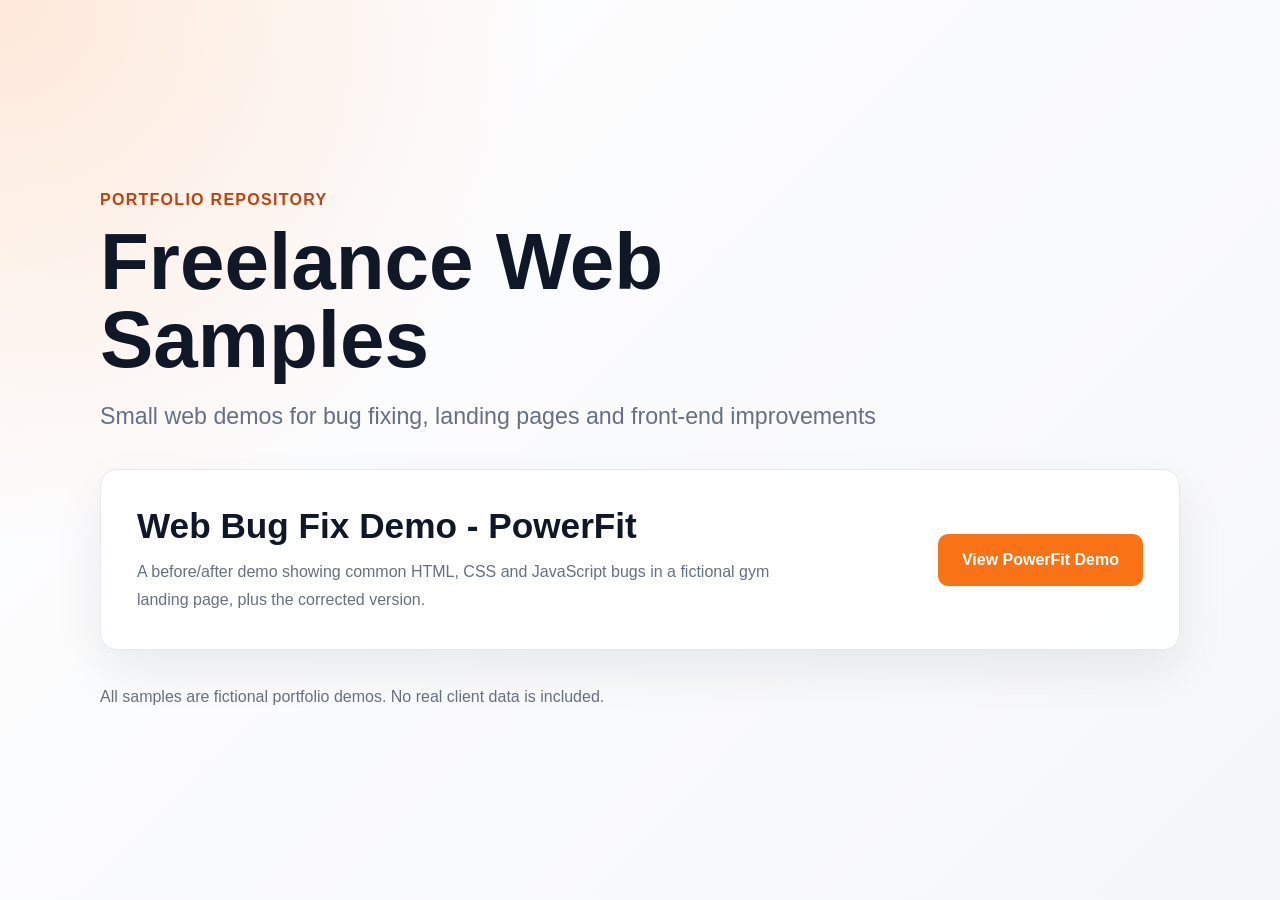
<file: index.html>
<!doctype html>
<html lang="en">
<head>
  <meta charset="utf-8">
  <meta name="viewport" content="width=device-width, initial-scale=1">
  <title>Freelance Web Samples</title>
  <style>
    :root {
      --bg: #f6f7fb;
      --card: #ffffff;
      --dark: #101828;
      --muted: #667085;
      --line: #e4e7ec;
      --orange: #f97316;
      --orange-dark: #c2410c;
    }

    * {
      box-sizing: border-box;
    }

    body {
      margin: 0;
      min-height: 100vh;
      font-family: Arial, Helvetica, sans-serif;
      color: var(--dark);
      background:
        radial-gradient(circle at top left, rgba(249, 115, 22, 0.16), transparent 34rem),
        linear-gradient(135deg, #ffffff, var(--bg));
    }

    main {
      width: min(1080px, calc(100% - 40px));
      min-height: 100vh;
      margin: 0 auto;
      padding: 70px 0;
      display: grid;
      align-content: center;
      gap: 34px;
    }

    .hero {
      max-width: 820px;
    }

    .eyebrow {
      margin: 0 0 14px;
      color: var(--orange-dark);
      font-weight: 800;
      text-transform: uppercase;
      letter-spacing: 0.08em;
    }

    h1 {
      margin: 0;
      font-size: clamp(2.7rem, 7vw, 5rem);
      line-height: 0.98;
      letter-spacing: 0;
    }

    .subtitle {
      margin: 20px 0 0;
      color: var(--muted);
      font-size: clamp(1.1rem, 2vw, 1.45rem);
      line-height: 1.55;
    }

    .demo-card {
      display: grid;
      grid-template-columns: minmax(0, 1fr) auto;
      gap: 28px;
      align-items: center;
      padding: clamp(24px, 4vw, 36px);
      background: rgba(255, 255, 255, 0.94);
      border: 1px solid var(--line);
      border-radius: 16px;
      box-shadow: 0 20px 48px rgba(16, 24, 40, 0.08);
    }

    .demo-card h2 {
      margin: 0;
      font-size: clamp(1.6rem, 3vw, 2.2rem);
    }

    .demo-card p {
      margin: 12px 0 0;
      max-width: 680px;
      color: var(--muted);
      line-height: 1.7;
    }

    .button {
      display: inline-flex;
      align-items: center;
      justify-content: center;
      min-height: 52px;
      padding: 0 24px;
      border-radius: 10px;
      background: var(--orange);
      color: #ffffff;
      font-weight: 800;
      text-decoration: none;
      white-space: nowrap;
      transition: background 160ms ease, transform 160ms ease;
    }

    .button:hover,
    .button:focus-visible {
      background: var(--orange-dark);
      transform: translateY(-1px);
    }

    .note {
      margin: 0;
      color: var(--muted);
      line-height: 1.6;
    }

    @media (max-width: 760px) {
      main {
        width: min(100% - 28px, 1080px);
        padding: 36px 0;
      }

      .demo-card {
        grid-template-columns: 1fr;
      }

      .button {
        width: 100%;
      }
    }
  </style>
</head>
<body>
  <main>
    <section class="hero">
      <p class="eyebrow">Portfolio repository</p>
      <h1>Freelance Web Samples</h1>
      <p class="subtitle">Small web demos for bug fixing, landing pages and front-end improvements</p>
    </section>

    <article class="demo-card">
      <div>
        <h2>Web Bug Fix Demo - PowerFit</h2>
        <p>A before/after demo showing common HTML, CSS and JavaScript bugs in a fictional gym landing page, plus the corrected version.</p>
      </div>
      <a class="button" href="./web-bug-fix-powerfit-demo/index.html">View PowerFit Demo</a>
    </article>

    <p class="note">All samples are fictional portfolio demos. No real client data is included.</p>
  </main>
</body>
</html>
</file>
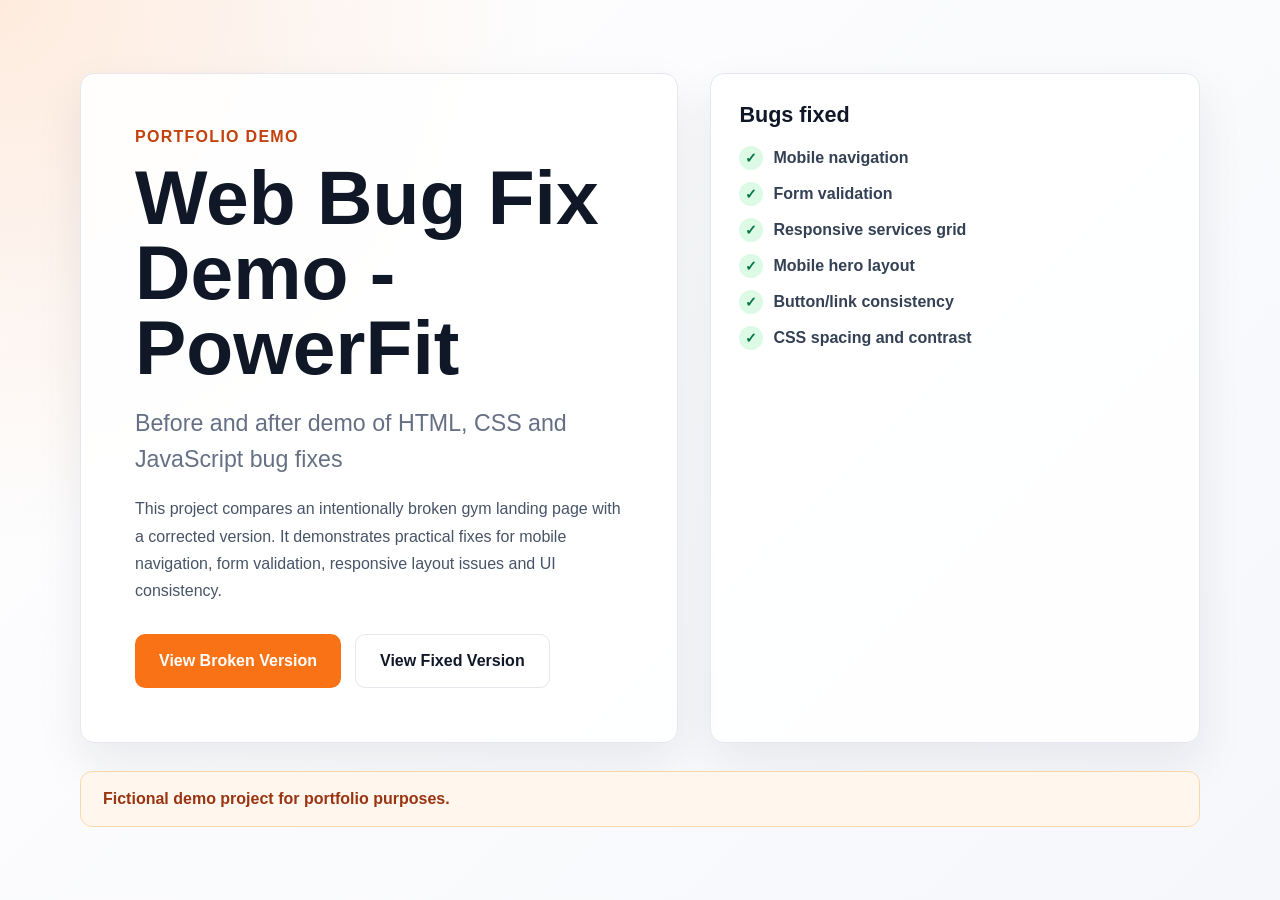
<file: web-bug-fix-powerfit-demo/index.html>
<!doctype html>
<html lang="en">
<head>
  <meta charset="utf-8">
  <meta name="viewport" content="width=device-width, initial-scale=1">
  <title>Web Bug Fix Demo - PowerFit</title>
  <style>
    :root {
      --bg: #f6f7fb;
      --card: #ffffff;
      --dark: #101828;
      --muted: #667085;
      --line: #e4e7ec;
      --orange: #f97316;
      --orange-dark: #c2410c;
      --green: #067647;
    }

    * {
      box-sizing: border-box;
    }

    body {
      margin: 0;
      min-height: 100vh;
      font-family: Arial, Helvetica, sans-serif;
      color: var(--dark);
      background:
        radial-gradient(circle at top left, rgba(249, 115, 22, 0.14), transparent 34rem),
        linear-gradient(135deg, #ffffff, var(--bg));
    }

    main {
      width: min(1120px, calc(100% - 40px));
      min-height: 100vh;
      margin: 0 auto;
      padding: 64px 0;
      display: grid;
      align-content: center;
      gap: 28px;
    }

    .hero {
      display: grid;
      grid-template-columns: minmax(0, 1.1fr) minmax(280px, 0.9fr);
      gap: 32px;
      align-items: stretch;
    }

    .intro,
    .panel {
      background: rgba(255, 255, 255, 0.92);
      border: 1px solid var(--line);
      border-radius: 14px;
      box-shadow: 0 20px 48px rgba(16, 24, 40, 0.08);
    }

    .intro {
      padding: clamp(28px, 5vw, 54px);
    }

    .eyebrow {
      margin: 0 0 14px;
      color: var(--orange-dark);
      font-weight: 800;
      letter-spacing: 0.08em;
      text-transform: uppercase;
    }

    h1 {
      margin: 0;
      font-size: clamp(2.5rem, 6vw, 4.8rem);
      line-height: 0.98;
      letter-spacing: 0;
    }

    .subtitle {
      margin: 20px 0 0;
      max-width: 680px;
      color: var(--muted);
      font-size: clamp(1.1rem, 2vw, 1.45rem);
      line-height: 1.55;
    }

    .description {
      margin: 18px 0 0;
      max-width: 720px;
      color: #475467;
      font-size: 1rem;
      line-height: 1.7;
    }

    .actions {
      display: flex;
      flex-wrap: wrap;
      gap: 14px;
      margin-top: 30px;
    }

    .button {
      display: inline-flex;
      align-items: center;
      justify-content: center;
      min-height: 54px;
      padding: 0 24px;
      border-radius: 10px;
      font-weight: 800;
      text-decoration: none;
      transition: transform 160ms ease, background 160ms ease, border-color 160ms ease;
    }

    .button:hover,
    .button:focus-visible {
      transform: translateY(-1px);
    }

    .primary {
      background: var(--orange);
      color: #ffffff;
    }

    .primary:hover,
    .primary:focus-visible {
      background: var(--orange-dark);
    }

    .secondary {
      background: #ffffff;
      color: var(--dark);
      border: 1px solid var(--line);
    }

    .secondary:hover,
    .secondary:focus-visible {
      border-color: var(--orange);
    }

    .panel {
      padding: 28px;
    }

    .panel h2 {
      margin: 0 0 18px;
      font-size: 1.35rem;
    }

    .bug-list {
      display: grid;
      gap: 12px;
      margin: 0;
      padding: 0;
      list-style: none;
    }

    .bug-list li {
      display: flex;
      gap: 10px;
      align-items: center;
      color: #344054;
      font-weight: 700;
    }

    .check {
      display: inline-grid;
      place-items: center;
      flex: 0 0 24px;
      width: 24px;
      height: 24px;
      border-radius: 50%;
      background: #dcfae6;
      color: var(--green);
      font-size: 0.9rem;
      font-weight: 900;
    }

    .note {
      margin: 0;
      padding: 18px 22px;
      border-radius: 12px;
      background: #fff7ed;
      color: #9a3412;
      font-weight: 800;
      border: 1px solid #fed7aa;
    }

    @media (max-width: 820px) {
      main {
        width: min(100% - 28px, 1120px);
        padding: 28px 0;
      }

      .hero {
        grid-template-columns: 1fr;
      }

      .actions {
        display: grid;
      }

      .button {
        width: 100%;
      }
    }
  </style>
</head>
<body>
  <main>
    <section class="hero" aria-labelledby="page-title">
      <div class="intro">
        <p class="eyebrow">Portfolio demo</p>
        <h1 id="page-title">Web Bug Fix Demo - PowerFit</h1>
        <p class="subtitle">Before and after demo of HTML, CSS and JavaScript bug fixes</p>
        <p class="description">
          This project compares an intentionally broken gym landing page with a corrected version. It demonstrates practical fixes for mobile navigation, form validation, responsive layout issues and UI consistency.
        </p>
        <div class="actions">
          <a class="button primary" href="./broken/index.html">View Broken Version</a>
          <a class="button secondary" href="./fixed/index.html">View Fixed Version</a>
        </div>
      </div>

      <aside class="panel" aria-labelledby="bugs-title">
        <h2 id="bugs-title">Bugs fixed</h2>
        <ul class="bug-list">
          <li><span class="check">✓</span>Mobile navigation</li>
          <li><span class="check">✓</span>Form validation</li>
          <li><span class="check">✓</span>Responsive services grid</li>
          <li><span class="check">✓</span>Mobile hero layout</li>
          <li><span class="check">✓</span>Button/link consistency</li>
          <li><span class="check">✓</span>CSS spacing and contrast</li>
        </ul>
      </aside>
    </section>

    <p class="note">Fictional demo project for portfolio purposes.</p>
  </main>
</body>
</html>
</file>
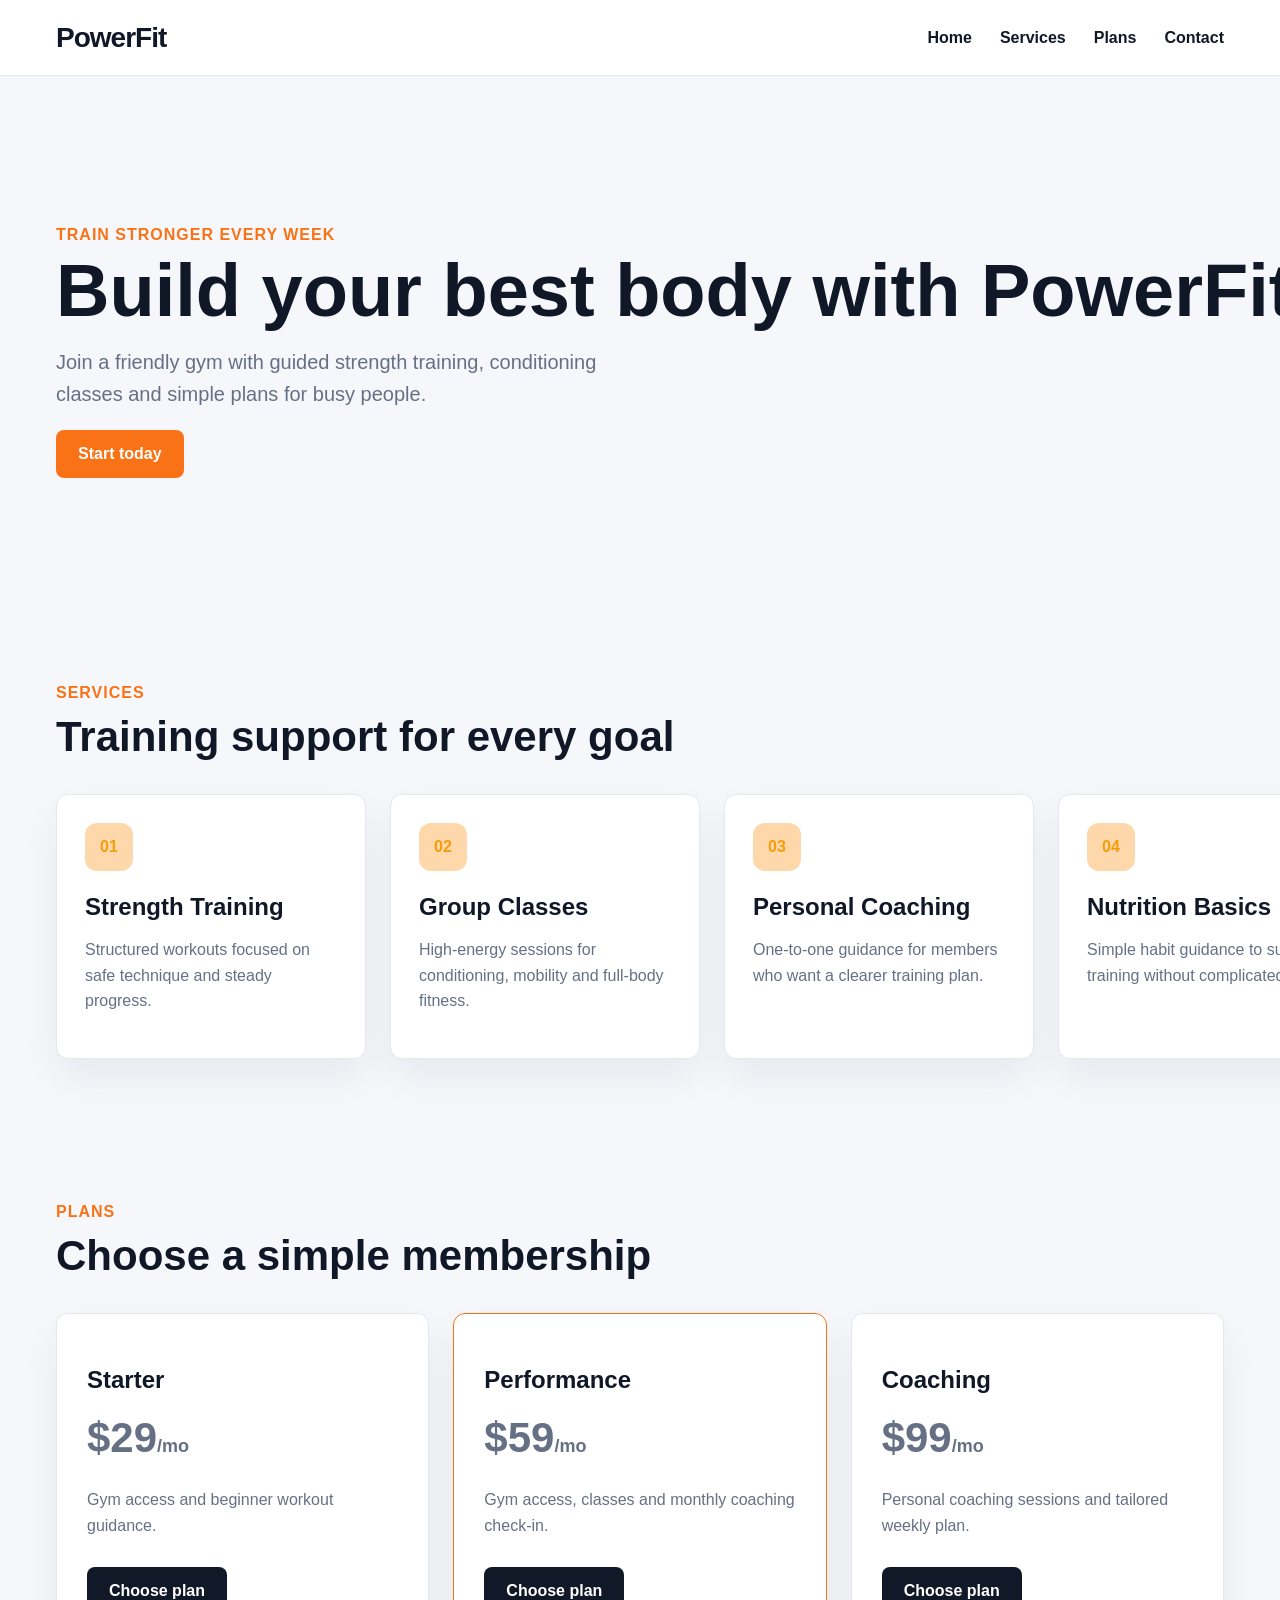
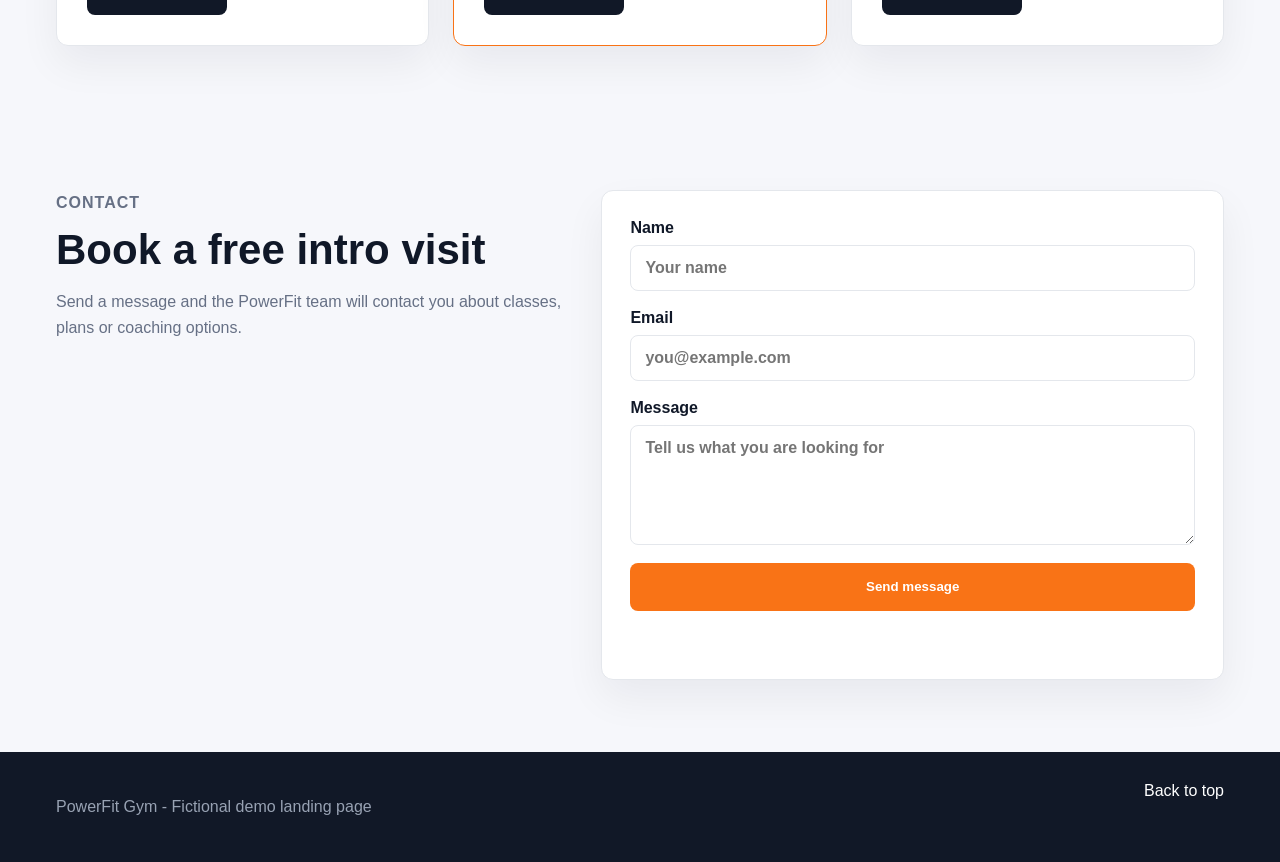
<file: web-bug-fix-powerfit-demo/broken/index.html>
<!doctype html>
<html lang="en">
<head>
  <meta charset="utf-8">
  <meta name="viewport" content="width=device-width, initial-scale=1">
  <title>PowerFit Gym</title>
  <link rel="stylesheet" href="styles.css">
</head>
<body>
  <header class="site-header">
    <a class="logo" href="#">PowerFit</a>
    <button class="menu-button" id="menuButton" aria-label="Open navigation" aria-expanded="false">
      <span></span>
      <span></span>
      <span></span>
    </button>
    <nav class="site-nav" id="siteNavigation">
      <a href="#">Home</a>
      <a href="#services">Services</a>
      <a href="#planss">Plans</a>
      <a href="#contact">Contact</a>
    </nav>
  </header>

  <main>
    <section class="hero" id="home">
      <div class="hero-copy">
        <p class="eyebrow">Train stronger every week</p>
        <h1>Build your best body with PowerFit coaching</h1>
        <p class="hero-text">Join a friendly gym with guided strength training, conditioning classes and simple plans for busy people.</p>
        <a class="button primary-button" href="#contact">Start today</a>
      </div>
      <div class="hero-visual" aria-label="Abstract gym training visual">
        <div class="plate plate-one"></div>
        <div class="plate plate-two"></div>
        <div class="bar"></div>
      </div>
    </section>

    <section class="section" id="services">
      <div class="section-heading">
        <p class="eyebrow">Services</p>
        <h2>Training support for every goal</h2>
      </div>
      <div class="services-grid">
        <article class="service-card">
          <span class="card-icon">01</span>
          <h3>Strength Training</h3>
          <p>Structured workouts focused on safe technique and steady progress.</p>
        </article>
        <article class="service-card">
          <span class="card-icon">02</span>
          <h3>Group Classes</h3>
          <p>High-energy sessions for conditioning, mobility and full-body fitness.</p>
        </article>
        <article class="service-card">
          <span class="card-icon">03</span>
          <h3>Personal Coaching</h3>
          <p>One-to-one guidance for members who want a clearer training plan.</p>
        </article>
        <article class="service-card">
          <span class="card-icon">04</span>
          <h3>Nutrition Basics</h3>
          <p>Simple habit guidance to support training without complicated rules.</p>
        </article>
      </div>
    </section>

    <section class="section plans-section" id="plans">
      <div class="section-heading">
        <p class="eyebrow">Plans</p>
        <h2>Choose a simple membership</h2>
      </div>
      <div class="plans">
        <article class="plan-card">
          <h3>Starter</h3>
          <p class="price">$29<span>/mo</span></p>
          <p>Gym access and beginner workout guidance.</p>
          <a class="button plan-button" href="#">Choose plan</a>
        </article>
        <article class="plan-card featured">
          <h3>Performance</h3>
          <p class="price">$59<span>/mo</span></p>
          <p>Gym access, classes and monthly coaching check-in.</p>
          <a class="button plan-button" href="#contact">Choose plan</a>
        </article>
        <article class="plan-card">
          <h3>Coaching</h3>
          <p class="price">$99<span>/mo</span></p>
          <p>Personal coaching sessions and tailored weekly plan.</p>
          <a class="button plan-button" href="#contact">Choose plan</a>
        </article>
      </div>
    </section>

    <section class="section contact-section" id="contact">
      <div class="contact-copy">
        <p class="eyebrow">Contact</p>
        <h2>Book a free intro visit</h2>
        <p>Send a message and the PowerFit team will contact you about classes, plans or coaching options.</p>
      </div>
      <form class="contact-form" id="contactForm" novalidate>
        <label>
          Name
          <input type="text" id="name" name="name" placeholder="Your name">
        </label>
        <label>
          Email
          <input type="text" id="email" name="email" placeholder="you@example.com">
        </label>
        <label>
          Message
          <textarea id="message" name="message" placeholder="Tell us what you are looking for"></textarea>
        </label>
        <button class="button submit-button" type="submit">Send message</button>
        <p class="form-note" id="formNote"></p>
      </form>
    </section>
  </main>

  <footer class="site-footer">
    <p>PowerFit Gym - Fictional demo landing page</p>
    <a href="#">Back to top</a>
  </footer>

  <script src="script.js"></script>
</body>
</html>
</file>
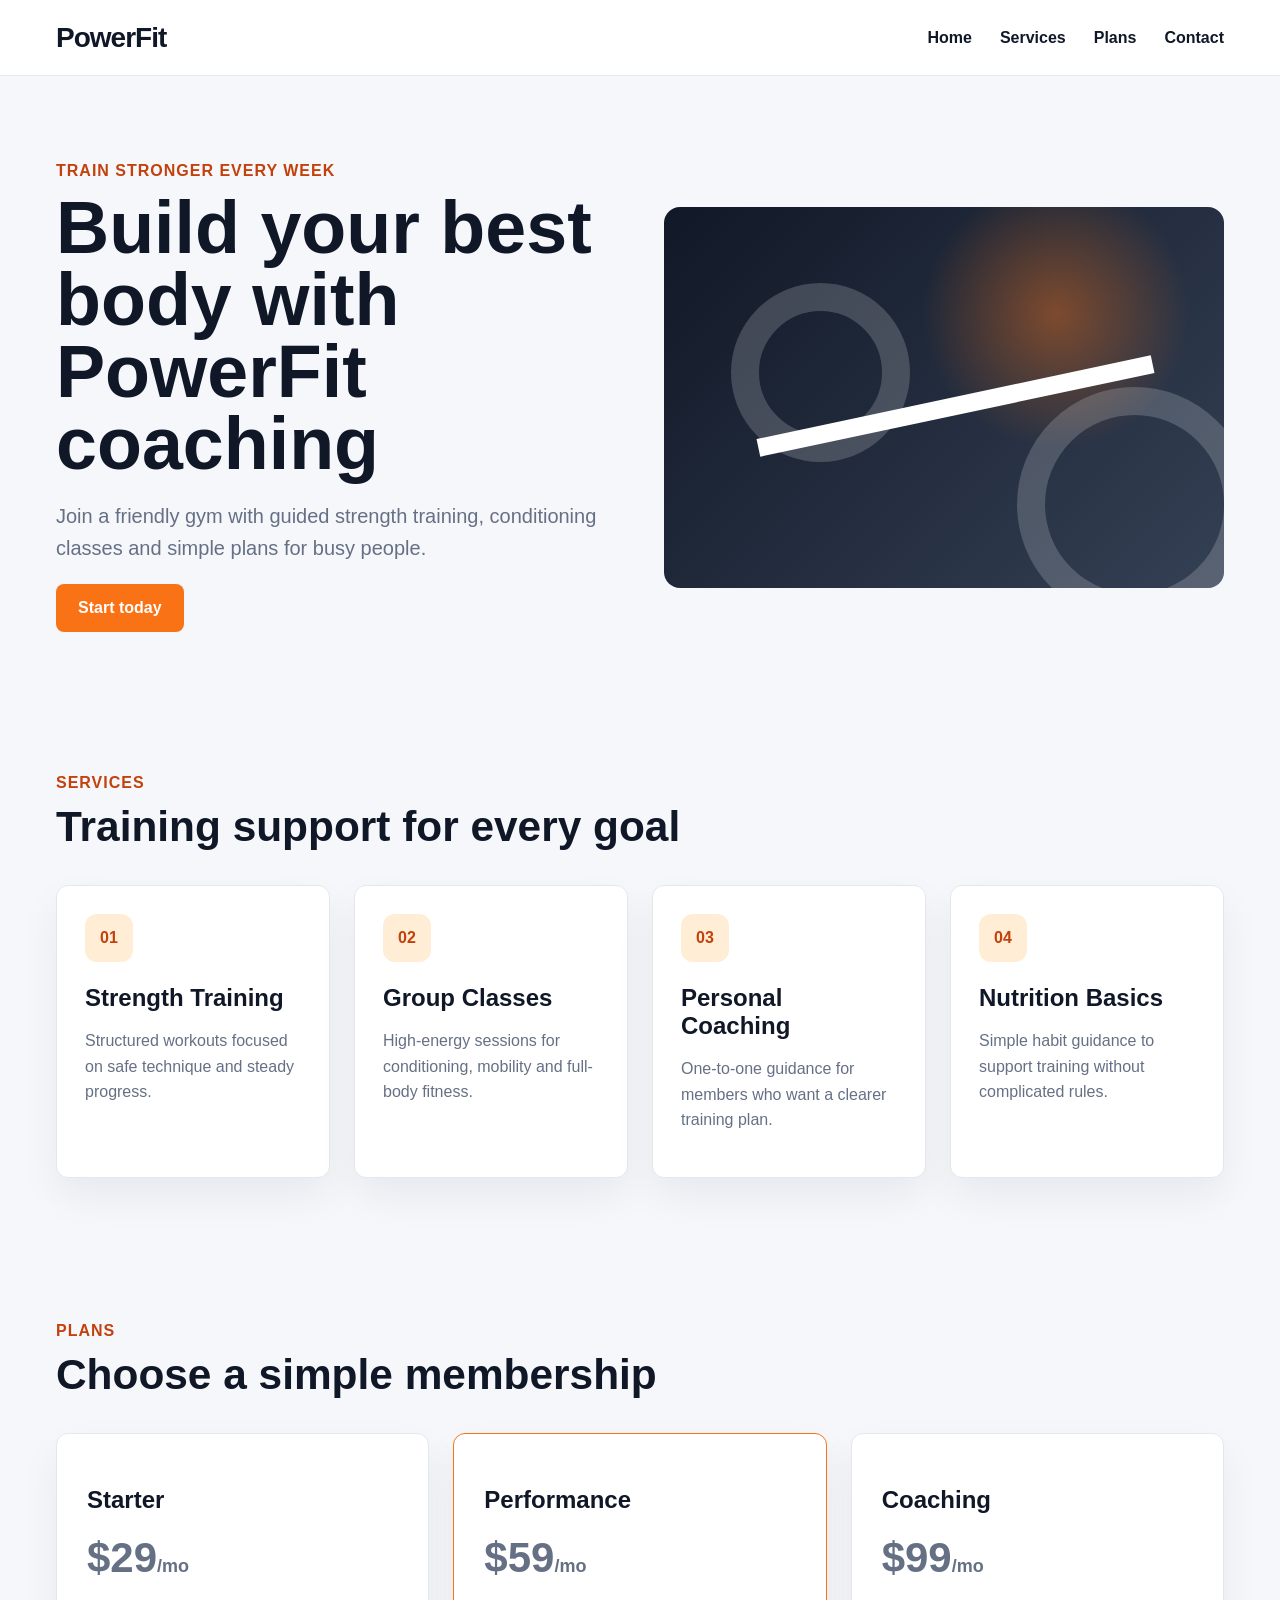
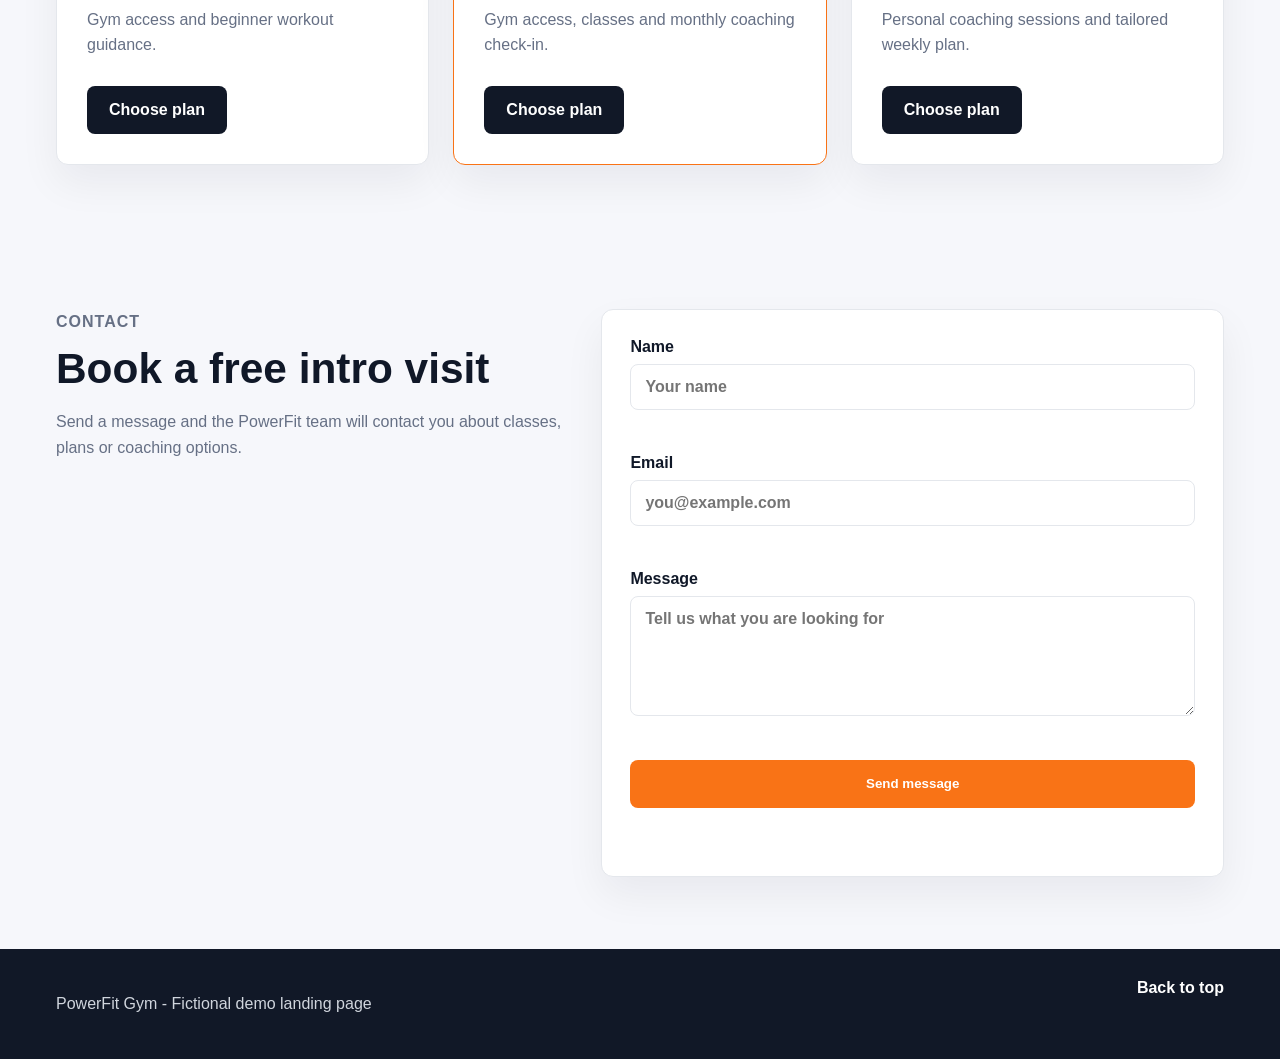
<file: web-bug-fix-powerfit-demo/fixed/index.html>
<!doctype html>
<html lang="en">
<head>
  <meta charset="utf-8">
  <meta name="viewport" content="width=device-width, initial-scale=1">
  <title>PowerFit Gym</title>
  <link rel="stylesheet" href="styles.css">
</head>
<body>
  <header class="site-header">
    <a class="logo" href="#home">PowerFit</a>
    <button class="menu-button" id="menuButton" aria-label="Open navigation" aria-expanded="false" aria-controls="siteNavigation">
      <span></span>
      <span></span>
      <span></span>
    </button>
    <nav class="site-nav" id="siteNavigation">
      <a href="#home">Home</a>
      <a href="#services">Services</a>
      <a href="#plans">Plans</a>
      <a href="#contact">Contact</a>
    </nav>
  </header>

  <main>
    <section class="hero" id="home">
      <div class="hero-copy">
        <p class="eyebrow">Train stronger every week</p>
        <h1>Build your best body with PowerFit coaching</h1>
        <p class="hero-text">Join a friendly gym with guided strength training, conditioning classes and simple plans for busy people.</p>
        <a class="button primary-button" href="#contact">Start today</a>
      </div>
      <div class="hero-visual" aria-label="Abstract gym training visual">
        <div class="plate plate-one"></div>
        <div class="plate plate-two"></div>
        <div class="bar"></div>
      </div>
    </section>

    <section class="section" id="services">
      <div class="section-heading">
        <p class="eyebrow">Services</p>
        <h2>Training support for every goal</h2>
      </div>
      <div class="services-grid">
        <article class="service-card">
          <span class="card-icon">01</span>
          <h3>Strength Training</h3>
          <p>Structured workouts focused on safe technique and steady progress.</p>
        </article>
        <article class="service-card">
          <span class="card-icon">02</span>
          <h3>Group Classes</h3>
          <p>High-energy sessions for conditioning, mobility and full-body fitness.</p>
        </article>
        <article class="service-card">
          <span class="card-icon">03</span>
          <h3>Personal Coaching</h3>
          <p>One-to-one guidance for members who want a clearer training plan.</p>
        </article>
        <article class="service-card">
          <span class="card-icon">04</span>
          <h3>Nutrition Basics</h3>
          <p>Simple habit guidance to support training without complicated rules.</p>
        </article>
      </div>
    </section>

    <section class="section plans-section" id="plans">
      <div class="section-heading">
        <p class="eyebrow">Plans</p>
        <h2>Choose a simple membership</h2>
      </div>
      <div class="plans">
        <article class="plan-card">
          <h3>Starter</h3>
          <p class="price">$29<span>/mo</span></p>
          <p>Gym access and beginner workout guidance.</p>
          <a class="button plan-button" href="#contact">Choose plan</a>
        </article>
        <article class="plan-card featured">
          <h3>Performance</h3>
          <p class="price">$59<span>/mo</span></p>
          <p>Gym access, classes and monthly coaching check-in.</p>
          <a class="button plan-button" href="#contact">Choose plan</a>
        </article>
        <article class="plan-card">
          <h3>Coaching</h3>
          <p class="price">$99<span>/mo</span></p>
          <p>Personal coaching sessions and tailored weekly plan.</p>
          <a class="button plan-button" href="#contact">Choose plan</a>
        </article>
      </div>
    </section>

    <section class="section contact-section" id="contact">
      <div class="contact-copy">
        <p class="eyebrow">Contact</p>
        <h2>Book a free intro visit</h2>
        <p>Send a message and the PowerFit team will contact you about classes, plans or coaching options.</p>
      </div>
      <form class="contact-form" id="contactForm" novalidate>
        <label for="name">
          Name
          <input type="text" id="name" name="name" placeholder="Your name" autocomplete="name">
          <span class="field-error" id="nameError"></span>
        </label>
        <label for="email">
          Email
          <input type="text" id="email" name="email" placeholder="you@example.com" autocomplete="email" inputmode="email">
          <span class="field-error" id="emailError"></span>
        </label>
        <label for="message">
          Message
          <textarea id="message" name="message" placeholder="Tell us what you are looking for"></textarea>
          <span class="field-error" id="messageError"></span>
        </label>
        <button class="button submit-button" type="submit">Send message</button>
        <p class="form-note" id="formNote" role="status" aria-live="polite"></p>
      </form>
    </section>
  </main>

  <footer class="site-footer">
    <p>PowerFit Gym - Fictional demo landing page</p>
    <a href="#home">Back to top</a>
  </footer>

  <script src="script.js"></script>
</body>
</html>
</file>
<file: web-bug-fix-powerfit-demo/broken/styles.css>
:root {
  --bg: #f6f7fb;
  --dark: #101828;
  --muted: #667085;
  --orange: #f97316;
  --orange-dark: #c2410c;
  --line: #e4e7ec;
  --card: #ffffff;
}

* {
  box-sizing: border-box;
}

body {
  margin: 0;
  font-family: Arial, Helvetica, sans-serif;
  color: var(--dark);
  background: var(--bg);
}

a {
  color: inherit;
  text-decoration: none;
}

.site-header {
  height: 76px;
  display: flex;
  align-items: center;
  justify-content: space-between;
  padding: 0 56px;
  background: #ffffff;
  border-bottom: 1px solid var(--line);
  position: sticky;
  top: 0;
  z-index: 10;
}

.logo {
  font-size: 28px;
  font-weight: 800;
  letter-spacing: -1px;
}

.site-nav {
  display: flex;
  align-items: center;
  gap: 28px;
  font-weight: 700;
}

.site-nav a:hover {
  color: var(--orange);
}

.menu-button {
  display: none;
  width: 44px;
  height: 44px;
  border: 0;
  background: transparent;
}

.menu-button span {
  display: block;
  width: 24px;
  height: 3px;
  margin: 5px auto;
  background: var(--dark);
}

.hero {
  display: grid;
  grid-template-columns: 1fr 560px;
  gap: 42px;
  align-items: center;
  padding: 86px 56px 70px;
}

.eyebrow {
  margin: 0 0 12px;
  color: var(--orange);
  font-weight: 800;
  text-transform: uppercase;
  letter-spacing: 1px;
}

.hero h1 {
  margin: 0;
  font-size: 74px;
  line-height: 0.95;
  white-space: nowrap;
}

.hero-text {
  max-width: 610px;
  font-size: 20px;
  line-height: 1.6;
  color: var(--muted);
}

.button {
  display: inline-flex;
  align-items: center;
  justify-content: center;
  min-height: 48px;
  padding: 0 22px;
  border-radius: 8px;
  font-weight: 800;
  border: 0;
}

.primary-button {
  background: var(--orange);
  color: #ffffff;
  cursor: default;
}

.primary-button:hover {
  background: #f97316;
}

.hero-visual {
  width: 560px;
  height: 380px;
  border-radius: 16px;
  background:
    radial-gradient(circle at 70% 28%, rgba(249, 115, 22, 0.42), transparent 28%),
    linear-gradient(135deg, #111827, #344054);
  position: relative;
  overflow: hidden;
}

.plate {
  position: absolute;
  border-radius: 50%;
  border: 28px solid rgba(255, 255, 255, 0.18);
}

.plate-one {
  width: 180px;
  height: 180px;
  left: 70px;
  top: 74px;
}

.plate-two {
  width: 240px;
  height: 240px;
  right: -30px;
  bottom: -34px;
}

.bar {
  position: absolute;
  width: 400px;
  height: 18px;
  left: 88px;
  top: 190px;
  background: #ffffff;
  transform: rotate(-12deg);
}

.section {
  padding: 72px 56px;
}

.section-heading {
  max-width: 720px;
  margin-bottom: 34px;
}

.section h2 {
  margin: 0;
  font-size: 42px;
  line-height: 1.1;
}

.services-grid {
  display: grid;
  grid-template-columns: repeat(4, 310px);
  gap: 24px;
}

.service-card,
.plan-card,
.contact-form {
  background: var(--card);
  border: 1px solid var(--line);
  border-radius: 12px;
  box-shadow: 0 18px 40px rgba(16, 24, 40, 0.06);
}

.service-card {
  min-height: 220px;
  padding: 28px;
}

.card-icon {
  display: inline-flex;
  width: 48px;
  height: 48px;
  align-items: center;
  justify-content: center;
  border-radius: 12px;
  background: #fed7aa;
  color: #f59e0b;
  font-weight: 900;
}

.service-card h3,
.plan-card h3 {
  margin: 22px 0 10px;
  font-size: 24px;
}

.service-card p,
.plan-card p,
.contact-copy p {
  color: var(--muted);
  line-height: 1.6;
}

.plans {
  display: grid;
  grid-template-columns: repeat(3, 1fr);
  gap: 24px;
}

.plan-card {
  padding: 30px;
}

.featured {
  border-color: var(--orange);
}

.price {
  font-size: 42px;
  margin: 8px 0;
  color: var(--dark);
  font-weight: 900;
}

.price span {
  font-size: 18px;
  color: var(--muted);
}

.plan-button {
  margin-top: 12px;
  background: #111827;
  color: #ffffff;
}

.plan-button:hover {
  opacity: 0.85;
}

.contact-section {
  display: grid;
  grid-template-columns: 0.9fr 1.1fr;
  gap: 36px;
  align-items: start;
}

.contact-form {
  padding: 28px;
  display: grid;
  gap: 18px;
}

label {
  display: grid;
  gap: 8px;
  font-weight: 800;
}

input,
textarea {
  width: 100%;
  border: 1px solid var(--line);
  border-radius: 8px;
  padding: 13px 14px;
  font: inherit;
}

textarea {
  min-height: 120px;
  resize: vertical;
}

.submit-button {
  background: var(--orange);
  color: #ffffff;
}

.form-note {
  min-height: 22px;
  margin: 0;
  color: #98a2b3;
}

.site-footer {
  display: flex;
  justify-content: space-between;
  padding: 30px 56px;
  background: #111827;
  color: #98a2b3;
}

.site-footer a {
  color: #ffffff;
}

@media (max-width: 720px) {
  .site-header {
    padding: 0 14px 0 22px;
  }

  .menu-button {
    display: block;
  }

  .site-nav {
    position: absolute;
    top: 76px;
    left: 0;
    right: 0;
    display: none;
    grid-template-columns: 1fr;
    padding: 20px;
    background: #ffffff;
    border-bottom: 1px solid var(--line);
  }

  .site-nav.opened {
    display: grid;
  }

  .hero {
    grid-template-columns: 1fr 560px;
    padding: 52px 20px;
    gap: 18px;
  }

  .hero h1 {
    font-size: 64px;
  }

  .hero-visual {
    width: 560px;
  }

  .section {
    padding: 60px 20px;
  }

  .services-grid {
    grid-template-columns: repeat(4, 310px);
  }

  .plans,
  .contact-section {
    grid-template-columns: 1fr;
  }
}
</file>
<file: web-bug-fix-powerfit-demo/fixed/styles.css>
:root {
  --bg: #f6f7fb;
  --dark: #101828;
  --muted: #667085;
  --orange: #f97316;
  --orange-dark: #c2410c;
  --line: #e4e7ec;
  --card: #ffffff;
  --error: #b42318;
  --success: #067647;
}

* {
  box-sizing: border-box;
}

html {
  scroll-behavior: smooth;
}

body {
  margin: 0;
  font-family: Arial, Helvetica, sans-serif;
  color: var(--dark);
  background: var(--bg);
}

a {
  color: inherit;
  text-decoration: none;
}

.site-header {
  min-height: 76px;
  display: flex;
  align-items: center;
  justify-content: space-between;
  gap: 20px;
  padding: 0 clamp(20px, 5vw, 56px);
  background: #ffffff;
  border-bottom: 1px solid var(--line);
  position: sticky;
  top: 0;
  z-index: 10;
}

.logo {
  font-size: 28px;
  font-weight: 800;
  letter-spacing: -1px;
}

.site-nav {
  display: flex;
  align-items: center;
  gap: 28px;
  font-weight: 700;
}

.site-nav a,
.site-footer a {
  transition: color 160ms ease;
}

.site-nav a:hover,
.site-nav a:focus-visible {
  color: var(--orange-dark);
}

.menu-button {
  display: none;
  width: 44px;
  height: 44px;
  border: 1px solid var(--line);
  border-radius: 8px;
  background: #ffffff;
  cursor: pointer;
}

.menu-button span {
  display: block;
  width: 24px;
  height: 3px;
  margin: 5px auto;
  background: var(--dark);
  border-radius: 99px;
}

.hero {
  display: grid;
  grid-template-columns: minmax(0, 1fr) minmax(320px, 560px);
  gap: clamp(28px, 5vw, 42px);
  align-items: center;
  padding: clamp(58px, 8vw, 86px) clamp(20px, 5vw, 56px) clamp(48px, 7vw, 70px);
}

.eyebrow {
  margin: 0 0 12px;
  color: var(--orange-dark);
  font-weight: 800;
  text-transform: uppercase;
  letter-spacing: 1px;
}

.hero h1 {
  margin: 0;
  max-width: 760px;
  font-size: clamp(2.55rem, 6vw, 4.6rem);
  line-height: 0.98;
}

.hero-text {
  max-width: 610px;
  font-size: clamp(1rem, 2vw, 1.25rem);
  line-height: 1.6;
  color: var(--muted);
}

.button {
  display: inline-flex;
  align-items: center;
  justify-content: center;
  min-height: 48px;
  padding: 0 22px;
  border-radius: 8px;
  font-weight: 800;
  border: 0;
  cursor: pointer;
  transition: background 160ms ease, transform 160ms ease, opacity 160ms ease;
}

.button:hover,
.button:focus-visible {
  transform: translateY(-1px);
}

.primary-button,
.submit-button {
  background: var(--orange);
  color: #ffffff;
}

.primary-button:hover,
.primary-button:focus-visible,
.submit-button:hover,
.submit-button:focus-visible {
  background: var(--orange-dark);
}

.hero-visual {
  width: 100%;
  min-height: 300px;
  aspect-ratio: 1.47;
  border-radius: 16px;
  background:
    radial-gradient(circle at 70% 28%, rgba(249, 115, 22, 0.42), transparent 28%),
    linear-gradient(135deg, #111827, #344054);
  position: relative;
  overflow: hidden;
}

.plate {
  position: absolute;
  border-radius: 50%;
  border: clamp(18px, 3vw, 28px) solid rgba(255, 255, 255, 0.18);
}

.plate-one {
  width: 32%;
  aspect-ratio: 1;
  left: 12%;
  top: 20%;
}

.plate-two {
  width: 42%;
  aspect-ratio: 1;
  right: -5%;
  bottom: -9%;
}

.bar {
  position: absolute;
  width: 72%;
  height: 18px;
  left: 16%;
  top: 50%;
  background: #ffffff;
  transform: rotate(-12deg);
}

.section {
  padding: 72px clamp(20px, 5vw, 56px);
}

.section-heading {
  max-width: 720px;
  margin-bottom: 34px;
}

.section h2 {
  margin: 0;
  font-size: clamp(2rem, 4vw, 2.65rem);
  line-height: 1.1;
}

.services-grid {
  display: grid;
  grid-template-columns: repeat(auto-fit, minmax(min(100%, 240px), 1fr));
  gap: 24px;
}

.service-card,
.plan-card,
.contact-form {
  background: var(--card);
  border: 1px solid var(--line);
  border-radius: 12px;
  box-shadow: 0 18px 40px rgba(16, 24, 40, 0.06);
}

.service-card {
  min-height: 220px;
  padding: 28px;
}

.card-icon {
  display: inline-flex;
  width: 48px;
  height: 48px;
  align-items: center;
  justify-content: center;
  border-radius: 12px;
  background: #ffedd5;
  color: var(--orange-dark);
  font-weight: 900;
}

.service-card h3,
.plan-card h3 {
  margin: 22px 0 10px;
  font-size: 24px;
}

.service-card p,
.plan-card p,
.contact-copy p {
  color: var(--muted);
  line-height: 1.6;
}

.plans {
  display: grid;
  grid-template-columns: repeat(3, minmax(0, 1fr));
  gap: 24px;
}

.plan-card {
  padding: 30px;
}

.featured {
  border-color: var(--orange);
}

.price {
  font-size: 42px;
  margin: 8px 0;
  color: var(--dark);
  font-weight: 900;
}

.price span {
  font-size: 18px;
  color: var(--muted);
}

.plan-button {
  margin-top: 12px;
  background: #111827;
  color: #ffffff;
}

.plan-button:hover,
.plan-button:focus-visible {
  background: #344054;
}

.contact-section {
  display: grid;
  grid-template-columns: minmax(0, 0.9fr) minmax(0, 1.1fr);
  gap: 36px;
  align-items: start;
}

.contact-form {
  padding: 28px;
  display: grid;
  gap: 18px;
}

label {
  display: grid;
  gap: 8px;
  font-weight: 800;
}

input,
textarea {
  width: 100%;
  border: 1px solid var(--line);
  border-radius: 8px;
  padding: 13px 14px;
  font: inherit;
  outline: none;
  transition: border-color 160ms ease, box-shadow 160ms ease;
}

input:focus,
textarea:focus {
  border-color: var(--orange);
  box-shadow: 0 0 0 4px rgba(249, 115, 22, 0.14);
}

input.invalid,
textarea.invalid {
  border-color: var(--error);
}

textarea {
  min-height: 120px;
  resize: vertical;
}

.field-error {
  min-height: 18px;
  color: var(--error);
  font-size: 0.9rem;
  font-weight: 700;
}

.form-note {
  min-height: 22px;
  margin: 0;
  color: var(--success);
  font-weight: 800;
}

.site-footer {
  display: flex;
  justify-content: space-between;
  gap: 20px;
  padding: 30px clamp(20px, 5vw, 56px);
  background: #111827;
  color: #d0d5dd;
}

.site-footer a {
  color: #ffffff;
  font-weight: 800;
}

.site-footer a:hover,
.site-footer a:focus-visible {
  color: #fed7aa;
}

@media (max-width: 900px) {
  .hero,
  .contact-section {
    grid-template-columns: 1fr;
  }

  .hero-visual {
    max-width: 620px;
  }

  .plans {
    grid-template-columns: 1fr;
  }
}

@media (max-width: 720px) {
  .site-header {
    padding: 0 18px;
  }

  .menu-button {
    display: block;
  }

  .site-nav {
    position: absolute;
    top: 76px;
    left: 0;
    right: 0;
    display: none;
    grid-template-columns: 1fr;
    gap: 0;
    padding: 12px 20px 18px;
    background: #ffffff;
    border-bottom: 1px solid var(--line);
  }

  .site-nav.is-open {
    display: grid;
  }

  .site-nav a {
    padding: 14px 0;
    border-bottom: 1px solid var(--line);
  }

  .site-nav a:last-child {
    border-bottom: 0;
  }

  .hero {
    padding-top: 48px;
  }

  .site-footer {
    flex-direction: column;
  }
}
</file>
